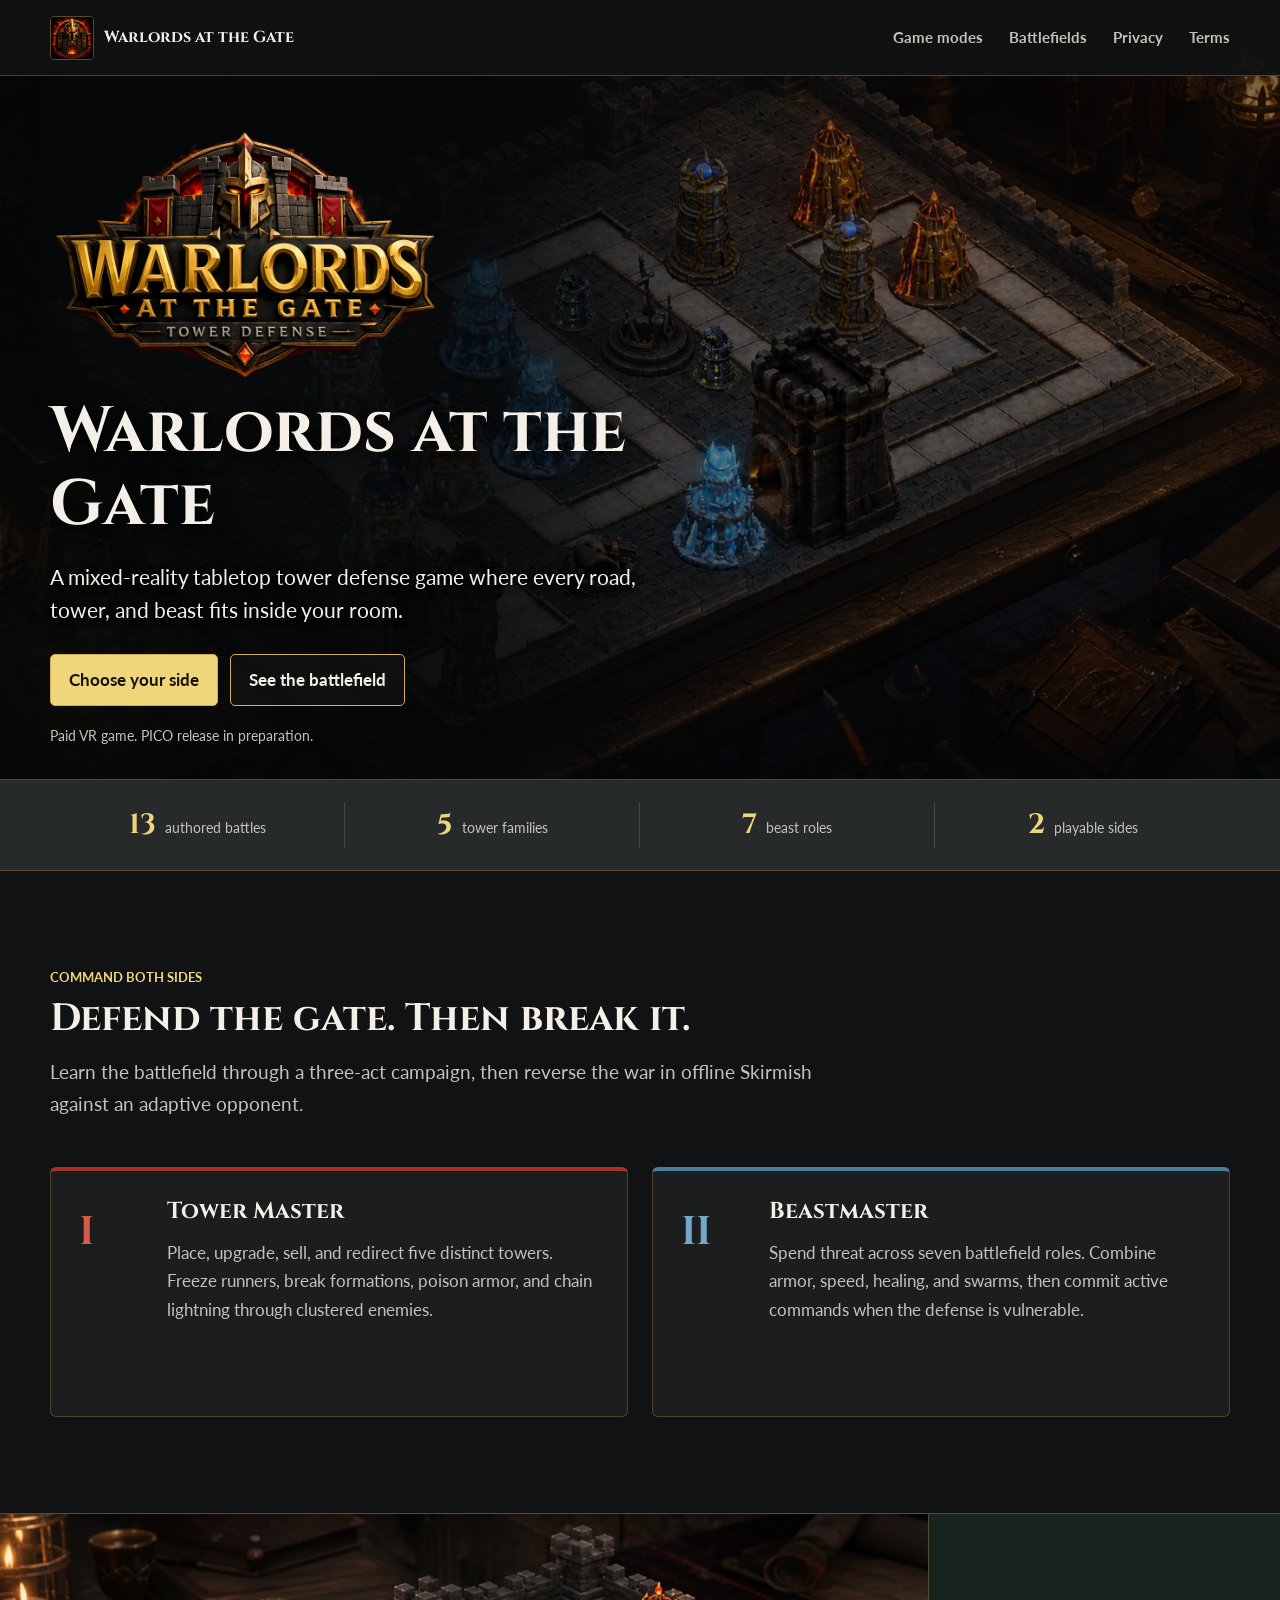
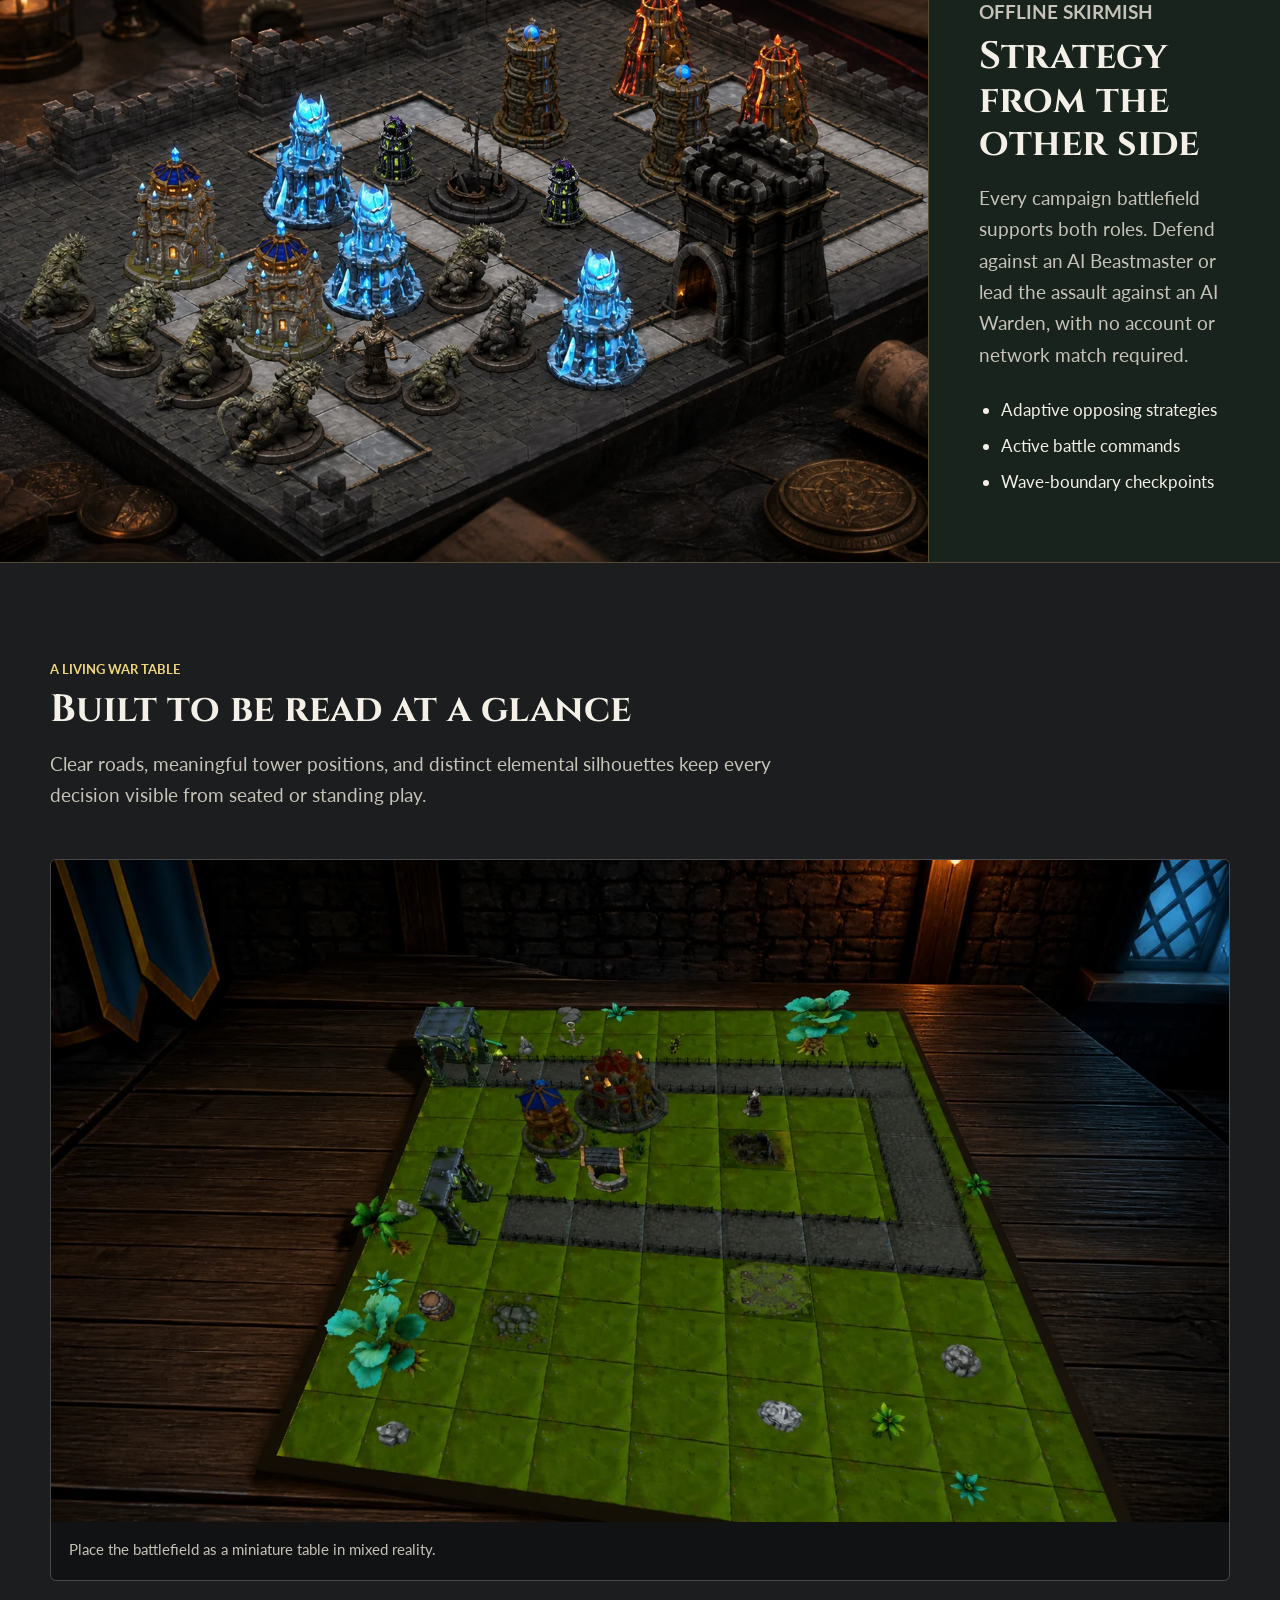
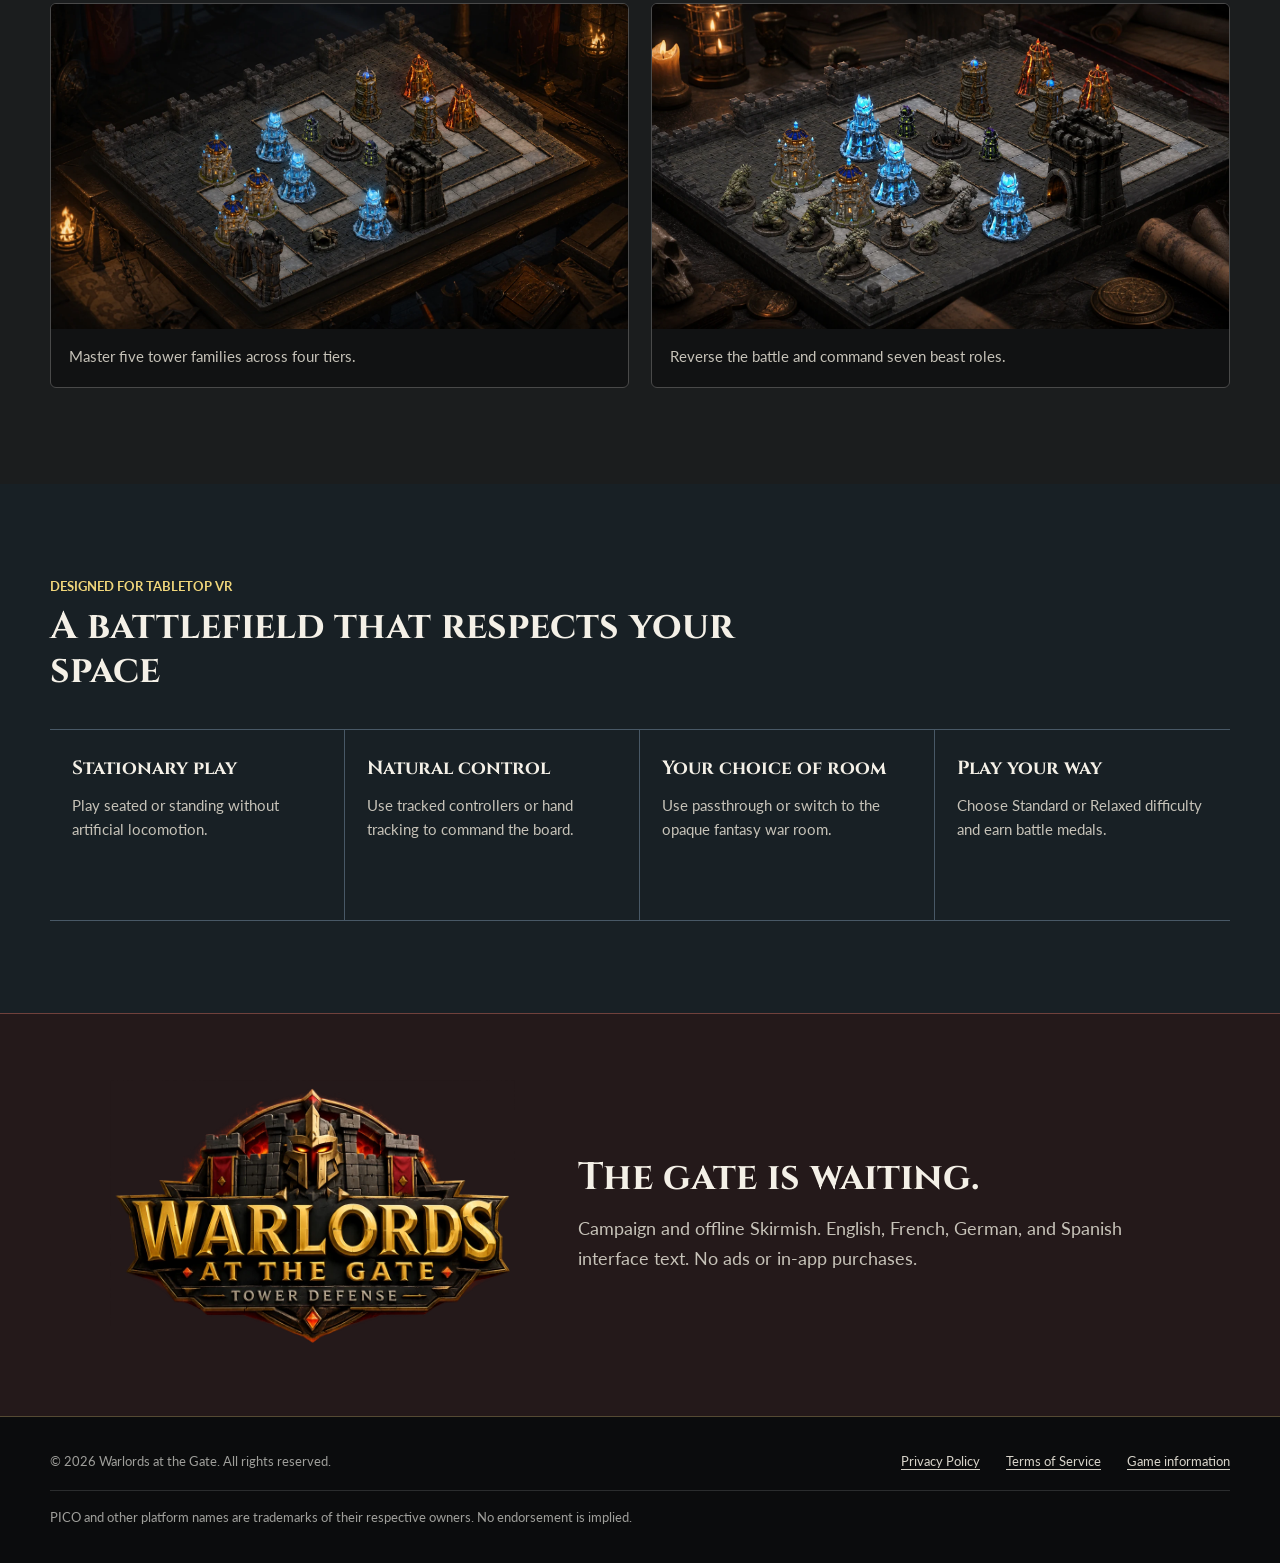
<file: index.html>
<!doctype html>
<html lang="en">
<head>
  <meta charset="utf-8">
  <meta name="viewport" content="width=device-width, initial-scale=1">
  <meta name="theme-color" content="#151515">
  <meta name="description" content="Warlords at the Gate is a mixed-reality tabletop tower defense game with a 13-battle campaign and offline Skirmish. Build towers or command beasts in VR.">
  <link rel="canonical" href="https://zaazmedia.github.io/warlords-at-the-gate/">
  <meta property="og:type" content="website">
  <meta property="og:url" content="https://zaazmedia.github.io/warlords-at-the-gate/">
  <meta property="og:title" content="Warlords at the Gate: Tower Defense">
  <meta property="og:description" content="Build towers or command beasts across a 13-battle mixed-reality campaign and offline Skirmish.">
  <meta property="og:image" content="https://zaazmedia.github.io/warlords-at-the-gate/assets/images/citadel-defense.webp">
  <meta property="og:image:alt" content="A miniature citadel battlefield defended by elemental towers">
  <meta name="twitter:card" content="summary_large_image">
  <meta name="twitter:image" content="https://zaazmedia.github.io/warlords-at-the-gate/assets/images/citadel-defense.webp">
  <title>Warlords at the Gate | Mixed-Reality Tower Defense</title>
  <link rel="icon" href="assets/images/icon-256.png" type="image/png">
  <link rel="manifest" href="site.webmanifest">
  <link rel="stylesheet" href="assets/css/site.css">
  <script type="application/ld+json">
  {
    "@context": "https://schema.org",
    "@type": "VideoGame",
    "name": "Warlords at the Gate: Tower Defense",
    "description": "A mixed-reality tabletop tower defense game with a 13-battle campaign and offline Skirmish. Build towers or command beasts with tracked controllers or hand tracking.",
    "applicationCategory": "Game",
    "genre": ["Tower defense", "Strategy", "Simulation"],
    "gamePlatform": ["Virtual reality headset"],
    "playMode": "SinglePlayer",
    "inLanguage": ["en", "fr", "de", "es"],
    "url": "https://zaazmedia.github.io/warlords-at-the-gate/",
    "image": "https://zaazmedia.github.io/warlords-at-the-gate/assets/images/citadel-defense.webp"
  }
  </script>
</head>
<body>
  <a class="skip-link" href="#main">Skip to content</a>
  <header class="site-header">
    <a class="brand" href="index.html" aria-label="Warlords at the Gate home">
      <img src="assets/images/icon-256.png" alt="" width="44" height="44">
      <span>Warlords at the Gate</span>
    </a>
    <nav aria-label="Primary navigation">
      <a href="#modes">Game modes</a>
      <a href="#battlefields">Battlefields</a>
      <a href="privacy.html">Privacy</a>
      <a href="terms.html">Terms</a>
    </nav>
  </header>

  <main id="main">
    <section class="hero" aria-labelledby="hero-title">
      <img class="hero-media" src="assets/images/citadel-defense.webp" alt="A miniature dark-stone citadel board protected by frost, mortar, venom, arc, and marksman towers">
      <div class="hero-shade" aria-hidden="true"></div>
      <div class="hero-content">
        <img class="hero-logo" src="assets/images/logo.webp" alt="Warlords at the Gate: Tower Defense" width="900" height="600">
        <h1 id="hero-title">Warlords at the Gate</h1>
        <p class="hero-copy">A mixed-reality tabletop tower defense game where every road, tower, and beast fits inside your room.</p>
        <div class="hero-actions">
          <a class="button button-primary" href="#modes">Choose your side</a>
          <a class="button button-secondary" href="#battlefields">See the battlefield</a>
        </div>
        <p class="release-note">Paid VR game. PICO release in preparation.</p>
      </div>
    </section>

    <section class="fact-band" aria-label="Game summary">
      <div><strong>13</strong><span>authored battles</span></div>
      <div><strong>5</strong><span>tower families</span></div>
      <div><strong>7</strong><span>beast roles</span></div>
      <div><strong>2</strong><span>playable sides</span></div>
    </section>

    <section class="section modes" id="modes" aria-labelledby="modes-title">
      <div class="section-heading">
        <p class="eyebrow">Command both sides</p>
        <h2 id="modes-title">Defend the gate. Then break it.</h2>
        <p>Learn the battlefield through a three-act campaign, then reverse the war in offline Skirmish against an adaptive opponent.</p>
      </div>
      <div class="mode-grid">
        <article class="mode-item">
          <span class="mode-number" aria-hidden="true">I</span>
          <div>
            <h3>Tower Master</h3>
            <p>Place, upgrade, sell, and redirect five distinct towers. Freeze runners, break formations, poison armor, and chain lightning through clustered enemies.</p>
          </div>
        </article>
        <article class="mode-item">
          <span class="mode-number mode-number-beast" aria-hidden="true">II</span>
          <div>
            <h3>Beastmaster</h3>
            <p>Spend threat across seven battlefield roles. Combine armor, speed, healing, and swarms, then commit active commands when the defense is vulnerable.</p>
          </div>
        </article>
      </div>
    </section>

    <section class="showcase showcase-beast">
      <div class="showcase-media">
        <img src="assets/images/beastmaster-assault.webp" alt="Miniature beasts advancing between elemental towers on the citadel board" loading="lazy">
      </div>
      <div class="showcase-copy">
        <p class="eyebrow">Offline Skirmish</p>
        <h2>Strategy from the other side</h2>
        <p>Every campaign battlefield supports both roles. Defend against an AI Beastmaster or lead the assault against an AI Warden, with no account or network match required.</p>
        <ul class="feature-list">
          <li>Adaptive opposing strategies</li>
          <li>Active battle commands</li>
          <li>Wave-boundary checkpoints</li>
        </ul>
      </div>
    </section>

    <section class="section battlefields" id="battlefields" aria-labelledby="battlefields-title">
      <div class="section-heading">
        <p class="eyebrow">A living war table</p>
        <h2 id="battlefields-title">Built to be read at a glance</h2>
        <p>Clear roads, meaningful tower positions, and distinct elemental silhouettes keep every decision visible from seated or standing play.</p>
      </div>
      <div class="gallery">
        <figure class="gallery-main">
          <img src="assets/images/mixed-reality-board.webp" alt="Green tile battlefield placed on a wooden table in a medieval room" loading="lazy">
          <figcaption>Place the battlefield as a miniature table in mixed reality.</figcaption>
        </figure>
        <figure>
          <img src="assets/images/citadel-defense.webp" alt="Citadel battlefield with a winding road and a full tower defense" loading="lazy">
          <figcaption>Master five tower families across four tiers.</figcaption>
        </figure>
        <figure>
          <img src="assets/images/beastmaster-assault.webp" alt="Beastmaster forces entering a defended citadel" loading="lazy">
          <figcaption>Reverse the battle and command seven beast roles.</figcaption>
        </figure>
      </div>
    </section>

    <section class="feature-band" aria-labelledby="comfort-title">
      <div class="section-heading compact">
        <p class="eyebrow">Designed for tabletop VR</p>
        <h2 id="comfort-title">A battlefield that respects your space</h2>
      </div>
      <div class="feature-grid">
        <article><h3>Stationary play</h3><p>Play seated or standing without artificial locomotion.</p></article>
        <article><h3>Natural control</h3><p>Use tracked controllers or hand tracking to command the board.</p></article>
        <article><h3>Your choice of room</h3><p>Use passthrough or switch to the opaque fantasy war room.</p></article>
        <article><h3>Play your way</h3><p>Choose Standard or Relaxed difficulty and earn battle medals.</p></article>
      </div>
    </section>

    <section class="closing-band" aria-labelledby="closing-title">
      <img src="assets/images/logo.webp" alt="" width="540" height="360" loading="lazy">
      <div>
        <h2 id="closing-title">The gate is waiting.</h2>
        <p>Campaign and offline Skirmish. English, French, German, and Spanish interface text. No ads or in-app purchases.</p>
      </div>
    </section>
  </main>

  <footer class="site-footer">
    <p>&copy; 2026 Warlords at the Gate. All rights reserved.</p>
    <nav aria-label="Legal navigation">
      <a href="privacy.html">Privacy Policy</a>
      <a href="terms.html">Terms of Service</a>
      <a href="index.html#battlefields">Game information</a>
    </nav>
    <p class="trademark-note">PICO and other platform names are trademarks of their respective owners. No endorsement is implied.</p>
  </footer>
</body>
</html>
</file>
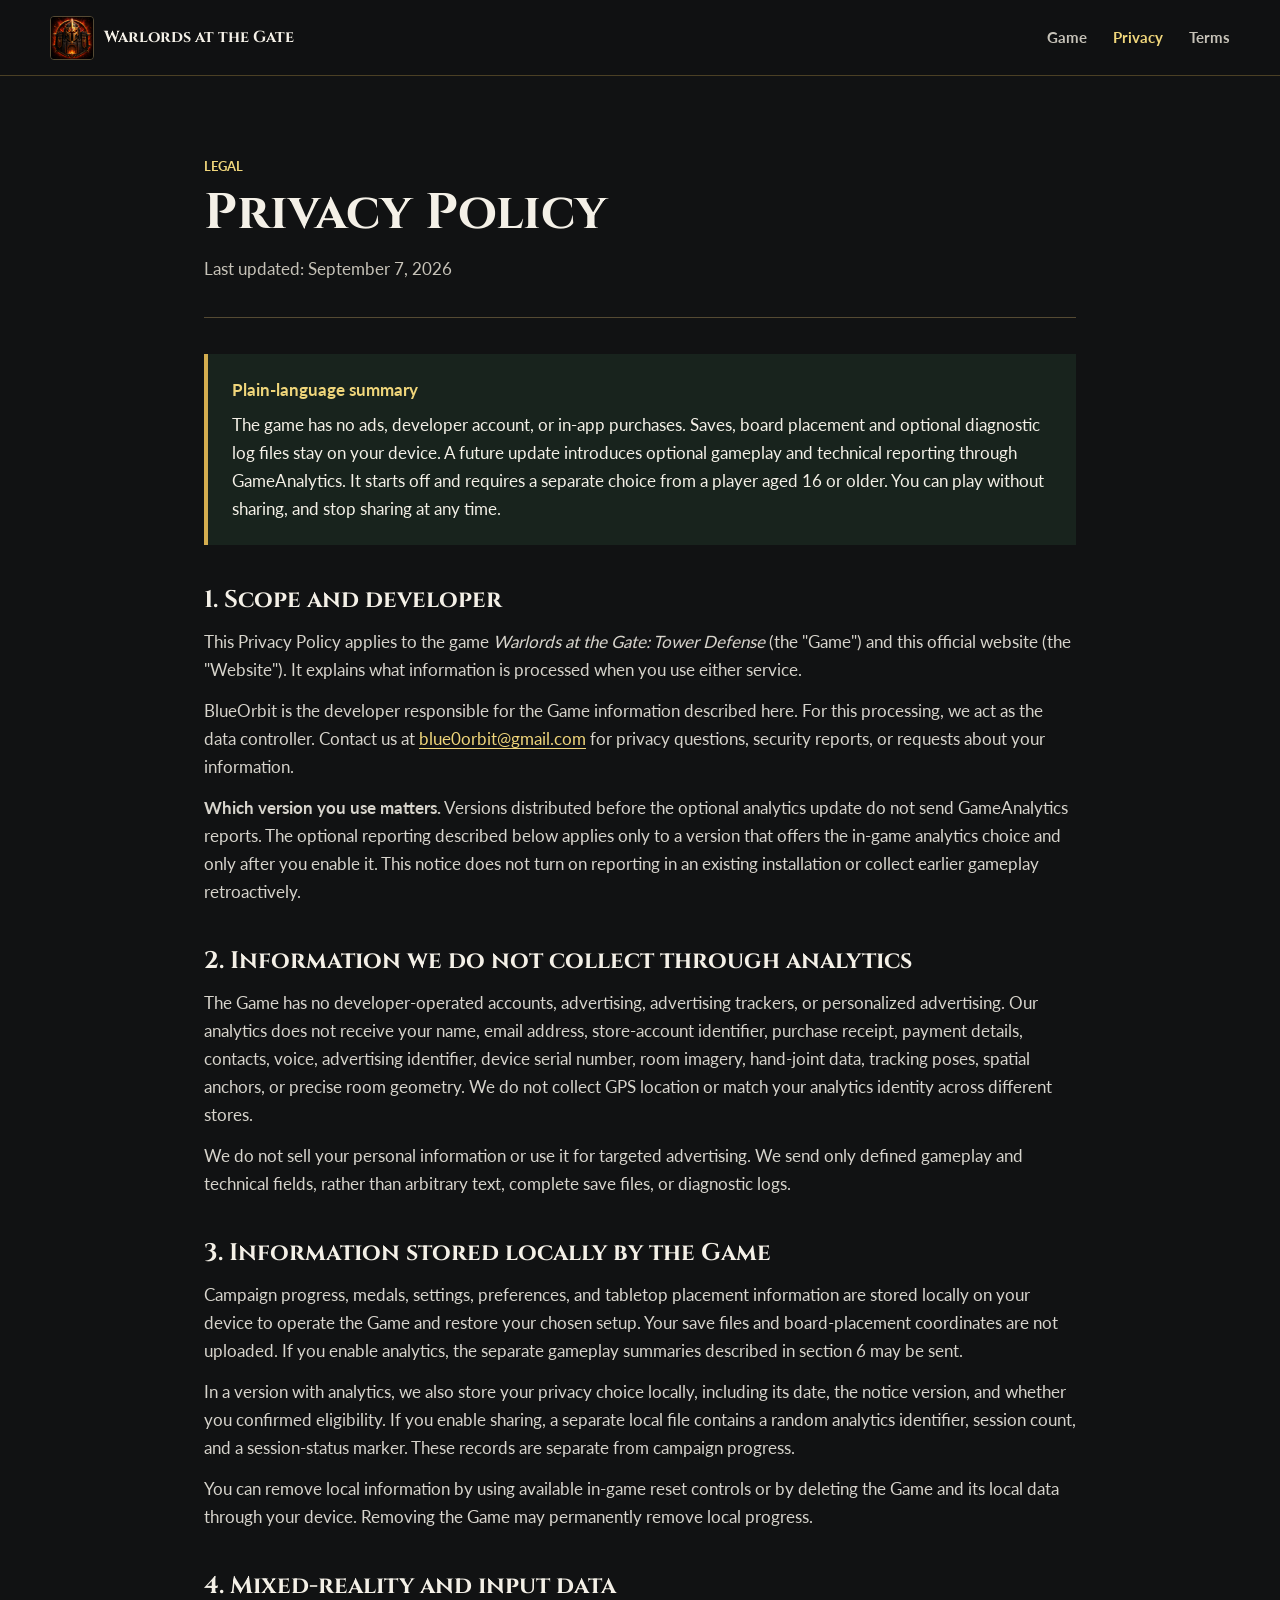
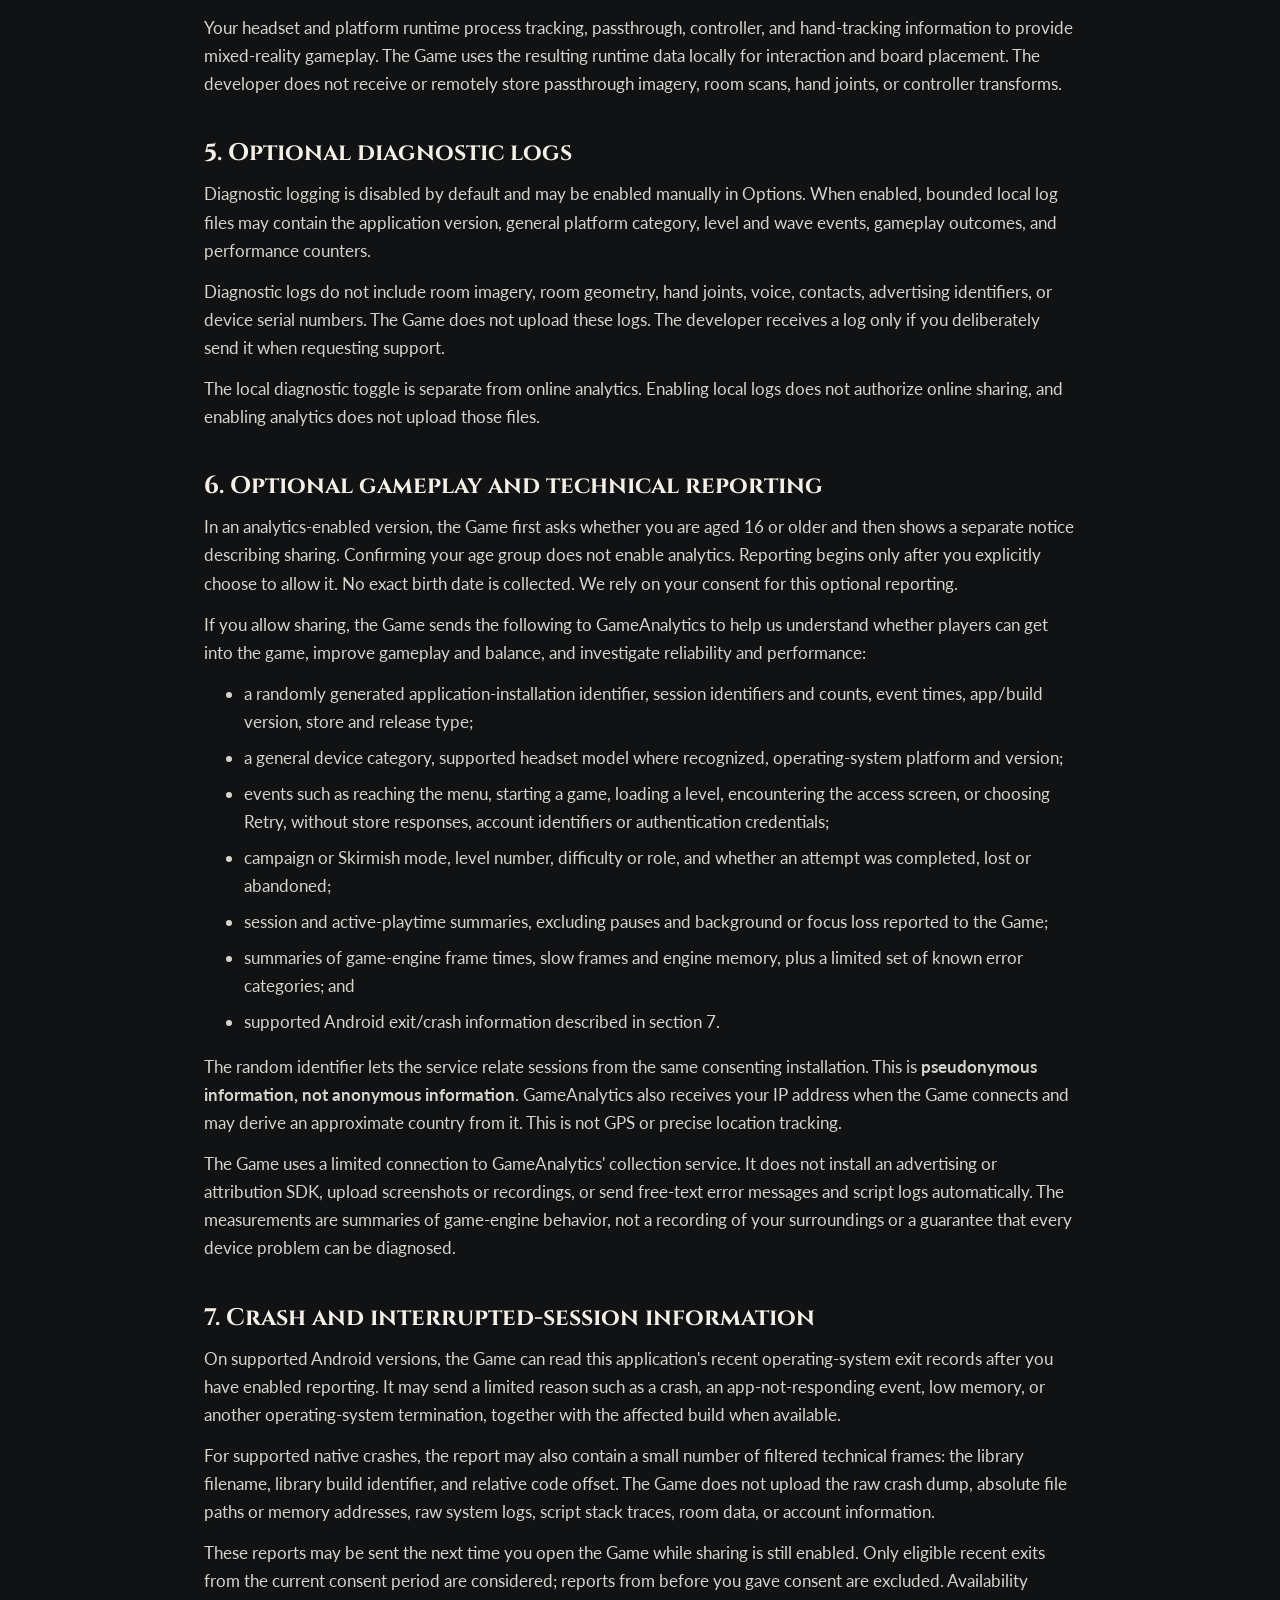
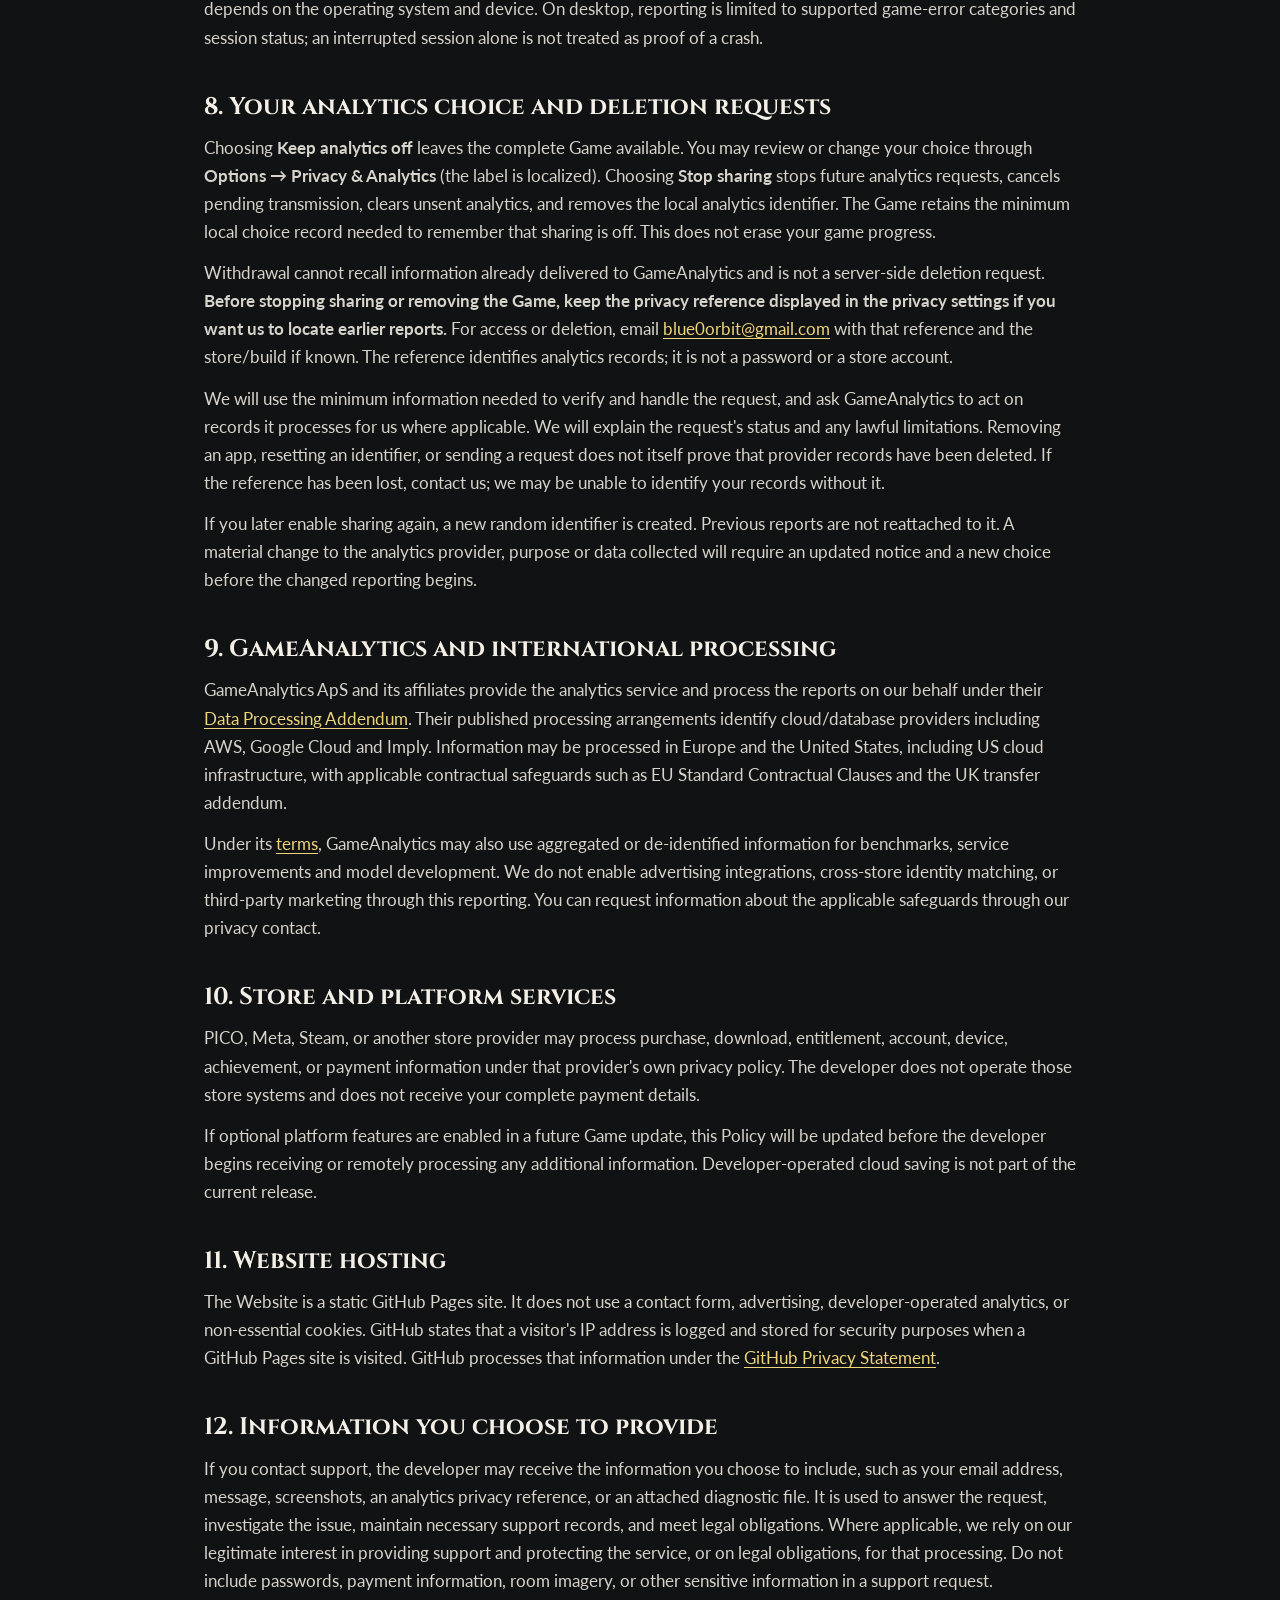
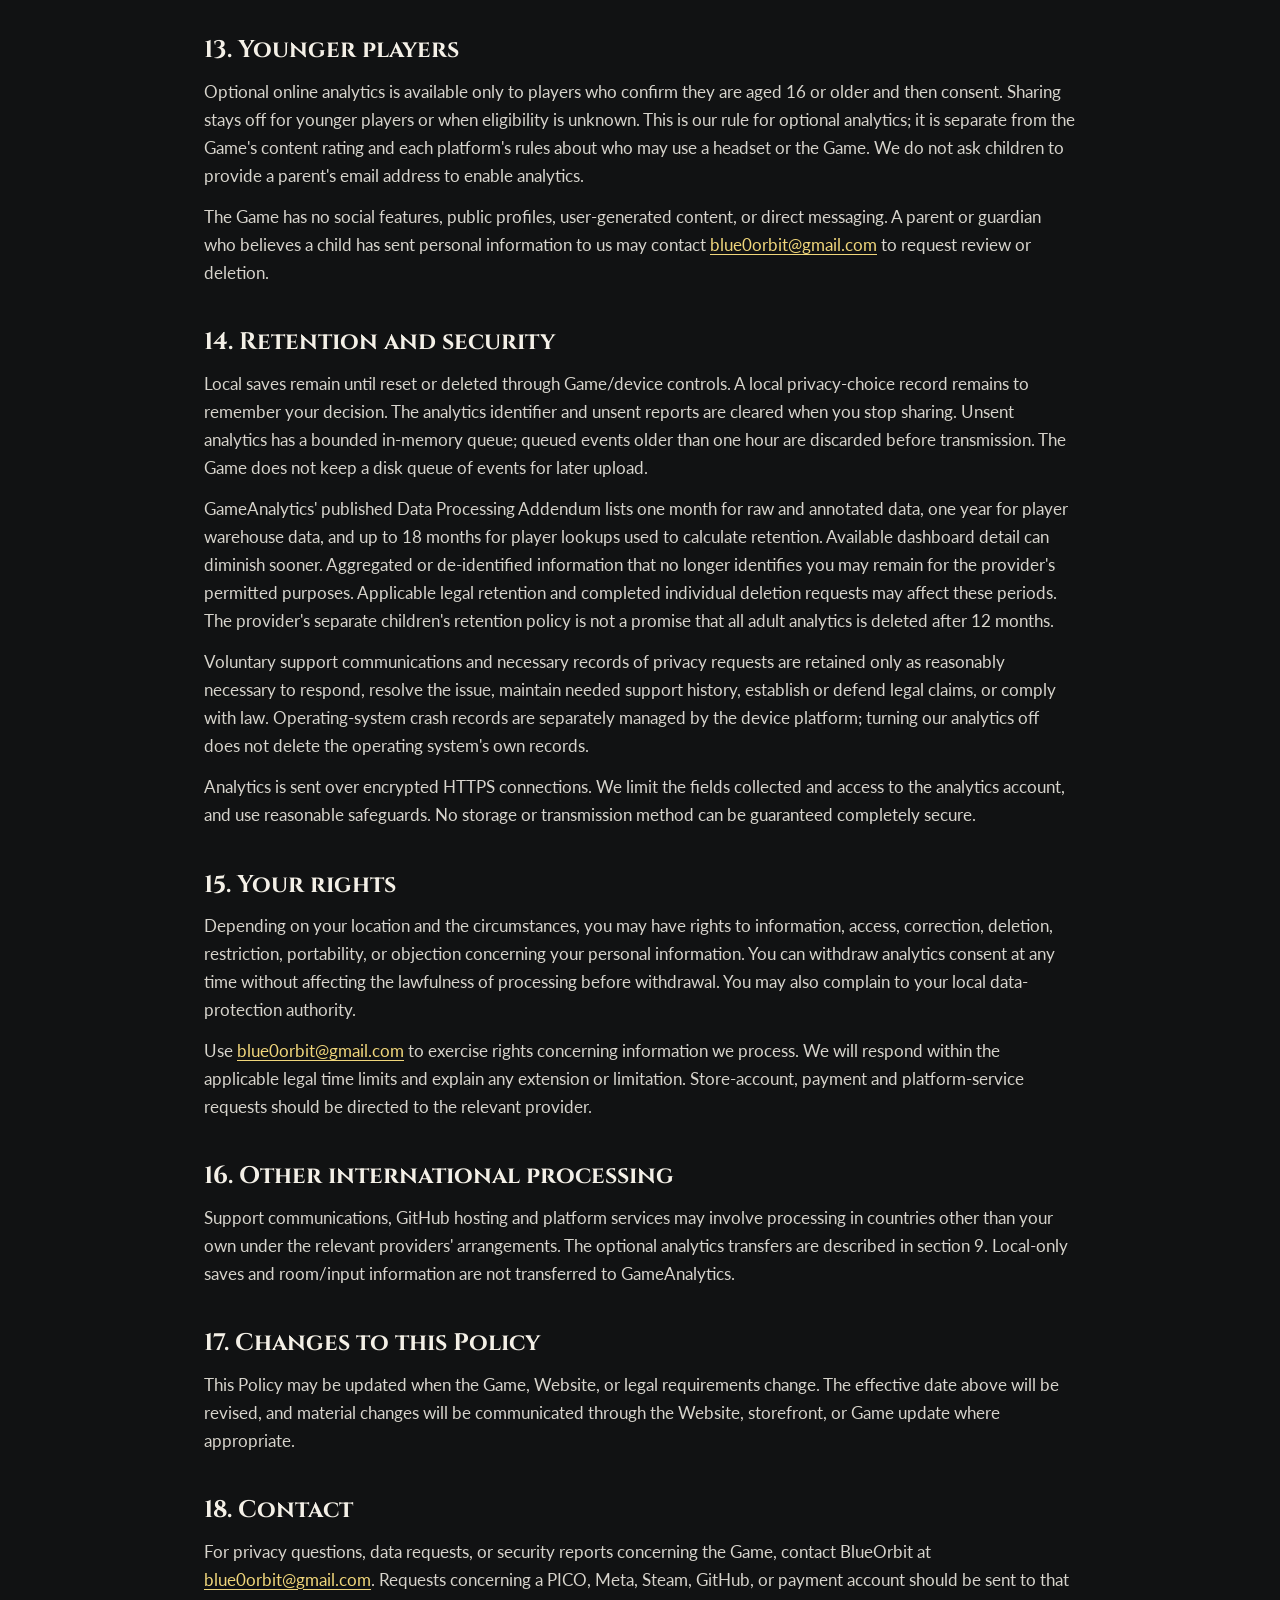
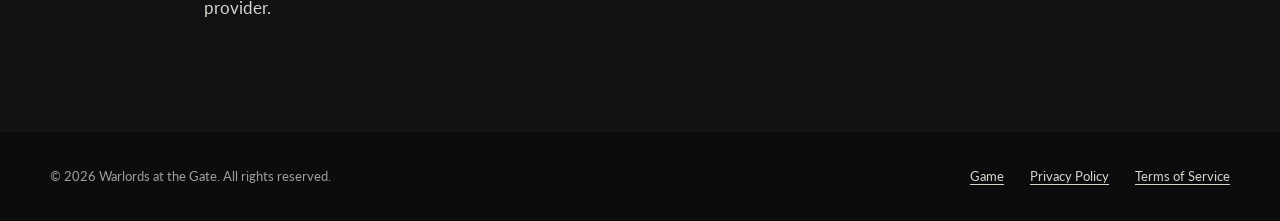
<file: privacy.html>
<!doctype html>
<html lang="en">
<head>
  <meta charset="utf-8">
  <meta name="viewport" content="width=device-width, initial-scale=1">
  <meta name="theme-color" content="#151515">
  <meta name="description" content="Privacy Policy for Warlords at the Gate: Tower Defense and its official website.">
  <meta name="robots" content="index,follow">
  <link rel="canonical" href="https://zaazmedia.github.io/warlords-at-the-gate/privacy.html">
  <meta property="og:type" content="website">
  <meta property="og:url" content="https://zaazmedia.github.io/warlords-at-the-gate/privacy.html">
  <meta property="og:title" content="Privacy Policy | Warlords at the Gate">
  <meta property="og:description" content="Privacy Policy for Warlords at the Gate: Tower Defense and its official website.">
  <meta property="og:image" content="https://zaazmedia.github.io/warlords-at-the-gate/assets/images/citadel-defense.webp">
  <title>Privacy Policy | Warlords at the Gate</title>
  <link rel="icon" href="assets/images/icon-256.png" type="image/png">
  <link rel="manifest" href="site.webmanifest">
  <link rel="stylesheet" href="assets/css/site.css">
</head>
<body class="legal-page">
  <a class="skip-link" href="#main">Skip to content</a>
  <header class="site-header">
    <a class="brand" href="index.html" aria-label="Warlords at the Gate home">
      <img src="assets/images/icon-256.png" alt="" width="44" height="44">
      <span>Warlords at the Gate</span>
    </a>
    <nav aria-label="Primary navigation">
      <a href="index.html">Game</a>
      <a aria-current="page" href="privacy.html">Privacy</a>
      <a href="terms.html">Terms</a>
    </nav>
  </header>

  <main id="main" class="legal-shell">
    <header class="legal-heading">
      <p class="eyebrow">Legal</p>
      <h1>Privacy Policy</h1>
      <p>Last updated: September 7, 2026</p>
    </header>

    <div class="legal-summary">
      <strong>Plain-language summary</strong>
      <p>The game has no ads, developer account, or in-app purchases. Saves, board placement and optional diagnostic log files stay on your device. A future update introduces optional gameplay and technical reporting through GameAnalytics. It starts off and requires a separate choice from a player aged 16 or older. You can play without sharing, and stop sharing at any time.</p>
    </div>

    <article class="legal-copy">
      <h2>1. Scope and developer</h2>
      <p>This Privacy Policy applies to the game <em>Warlords at the Gate: Tower Defense</em> (the "Game") and this official website (the "Website"). It explains what information is processed when you use either service.</p>
      <p>BlueOrbit is the developer responsible for the Game information described here. For this processing, we act as the data controller. Contact us at <a href="mailto:blue0orbit@gmail.com">blue0orbit@gmail.com</a> for privacy questions, security reports, or requests about your information.</p>
      <p><strong>Which version you use matters.</strong> Versions distributed before the optional analytics update do not send GameAnalytics reports. The optional reporting described below applies only to a version that offers the in-game analytics choice and only after you enable it. This notice does not turn on reporting in an existing installation or collect earlier gameplay retroactively.</p>

      <h2>2. Information we do not collect through analytics</h2>
      <p>The Game has no developer-operated accounts, advertising, advertising trackers, or personalized advertising. Our analytics does not receive your name, email address, store-account identifier, purchase receipt, payment details, contacts, voice, advertising identifier, device serial number, room imagery, hand-joint data, tracking poses, spatial anchors, or precise room geometry. We do not collect GPS location or match your analytics identity across different stores.</p>
      <p>We do not sell your personal information or use it for targeted advertising. We send only defined gameplay and technical fields, rather than arbitrary text, complete save files, or diagnostic logs.</p>

      <h2>3. Information stored locally by the Game</h2>
      <p>Campaign progress, medals, settings, preferences, and tabletop placement information are stored locally on your device to operate the Game and restore your chosen setup. Your save files and board-placement coordinates are not uploaded. If you enable analytics, the separate gameplay summaries described in section 6 may be sent.</p>
      <p>In a version with analytics, we also store your privacy choice locally, including its date, the notice version, and whether you confirmed eligibility. If you enable sharing, a separate local file contains a random analytics identifier, session count, and a session-status marker. These records are separate from campaign progress.</p>
      <p>You can remove local information by using available in-game reset controls or by deleting the Game and its local data through your device. Removing the Game may permanently remove local progress.</p>

      <h2>4. Mixed-reality and input data</h2>
      <p>Your headset and platform runtime process tracking, passthrough, controller, and hand-tracking information to provide mixed-reality gameplay. The Game uses the resulting runtime data locally for interaction and board placement. The developer does not receive or remotely store passthrough imagery, room scans, hand joints, or controller transforms.</p>

      <h2>5. Optional diagnostic logs</h2>
      <p>Diagnostic logging is disabled by default and may be enabled manually in Options. When enabled, bounded local log files may contain the application version, general platform category, level and wave events, gameplay outcomes, and performance counters.</p>
      <p>Diagnostic logs do not include room imagery, room geometry, hand joints, voice, contacts, advertising identifiers, or device serial numbers. The Game does not upload these logs. The developer receives a log only if you deliberately send it when requesting support.</p>
      <p>The local diagnostic toggle is separate from online analytics. Enabling local logs does not authorize online sharing, and enabling analytics does not upload those files.</p>

      <h2>6. Optional gameplay and technical reporting</h2>
      <p>In an analytics-enabled version, the Game first asks whether you are aged 16 or older and then shows a separate notice describing sharing. Confirming your age group does not enable analytics. Reporting begins only after you explicitly choose to allow it. No exact birth date is collected. We rely on your consent for this optional reporting.</p>
      <p>If you allow sharing, the Game sends the following to GameAnalytics to help us understand whether players can get into the game, improve gameplay and balance, and investigate reliability and performance:</p>
      <ul>
        <li>a randomly generated application-installation identifier, session identifiers and counts, event times, app/build version, store and release type;</li>
        <li>a general device category, supported headset model where recognized, operating-system platform and version;</li>
        <li>events such as reaching the menu, starting a game, loading a level, encountering the access screen, or choosing Retry, without store responses, account identifiers or authentication credentials;</li>
        <li>campaign or Skirmish mode, level number, difficulty or role, and whether an attempt was completed, lost or abandoned;</li>
        <li>session and active-playtime summaries, excluding pauses and background or focus loss reported to the Game;</li>
        <li>summaries of game-engine frame times, slow frames and engine memory, plus a limited set of known error categories; and</li>
        <li>supported Android exit/crash information described in section 7.</li>
      </ul>
      <p>The random identifier lets the service relate sessions from the same consenting installation. This is <strong>pseudonymous information, not anonymous information</strong>. GameAnalytics also receives your IP address when the Game connects and may derive an approximate country from it. This is not GPS or precise location tracking.</p>
      <p>The Game uses a limited connection to GameAnalytics' collection service. It does not install an advertising or attribution SDK, upload screenshots or recordings, or send free-text error messages and script logs automatically. The measurements are summaries of game-engine behavior, not a recording of your surroundings or a guarantee that every device problem can be diagnosed.</p>

      <h2>7. Crash and interrupted-session information</h2>
      <p>On supported Android versions, the Game can read this application's recent operating-system exit records after you have enabled reporting. It may send a limited reason such as a crash, an app-not-responding event, low memory, or another operating-system termination, together with the affected build when available.</p>
      <p>For supported native crashes, the report may also contain a small number of filtered technical frames: the library filename, library build identifier, and relative code offset. The Game does not upload the raw crash dump, absolute file paths or memory addresses, raw system logs, script stack traces, room data, or account information.</p>
      <p>These reports may be sent the next time you open the Game while sharing is still enabled. Only eligible recent exits from the current consent period are considered; reports from before you gave consent are excluded. Availability depends on the operating system and device. On desktop, reporting is limited to supported game-error categories and session status; an interrupted session alone is not treated as proof of a crash.</p>

      <h2>8. Your analytics choice and deletion requests</h2>
      <p>Choosing <strong>Keep analytics off</strong> leaves the complete Game available. You may review or change your choice through <strong>Options &rarr; Privacy &amp; Analytics</strong> (the label is localized). Choosing <strong>Stop sharing</strong> stops future analytics requests, cancels pending transmission, clears unsent analytics, and removes the local analytics identifier. The Game retains the minimum local choice record needed to remember that sharing is off. This does not erase your game progress.</p>
      <p>Withdrawal cannot recall information already delivered to GameAnalytics and is not a server-side deletion request. <strong>Before stopping sharing or removing the Game, keep the privacy reference displayed in the privacy settings if you want us to locate earlier reports.</strong> For access or deletion, email <a href="mailto:blue0orbit@gmail.com">blue0orbit@gmail.com</a> with that reference and the store/build if known. The reference identifies analytics records; it is not a password or a store account.</p>
      <p>We will use the minimum information needed to verify and handle the request, and ask GameAnalytics to act on records it processes for us where applicable. We will explain the request's status and any lawful limitations. Removing an app, resetting an identifier, or sending a request does not itself prove that provider records have been deleted. If the reference has been lost, contact us; we may be unable to identify your records without it.</p>
      <p>If you later enable sharing again, a new random identifier is created. Previous reports are not reattached to it. A material change to the analytics provider, purpose or data collected will require an updated notice and a new choice before the changed reporting begins.</p>

      <h2>9. GameAnalytics and international processing</h2>
      <p>GameAnalytics ApS and its affiliates provide the analytics service and process the reports on our behalf under their <a href="https://www.gameanalytics.com/trust/eu-data-processing-addendum">Data Processing Addendum</a>. Their published processing arrangements identify cloud/database providers including AWS, Google Cloud and Imply. Information may be processed in Europe and the United States, including US cloud infrastructure, with applicable contractual safeguards such as EU Standard Contractual Clauses and the UK transfer addendum.</p>
      <p>Under its <a href="https://www.gameanalytics.com/trust/terms">terms</a>, GameAnalytics may also use aggregated or de-identified information for benchmarks, service improvements and model development. We do not enable advertising integrations, cross-store identity matching, or third-party marketing through this reporting. You can request information about the applicable safeguards through our privacy contact.</p>

      <h2>10. Store and platform services</h2>
      <p>PICO, Meta, Steam, or another store provider may process purchase, download, entitlement, account, device, achievement, or payment information under that provider's own privacy policy. The developer does not operate those store systems and does not receive your complete payment details.</p>
      <p>If optional platform features are enabled in a future Game update, this Policy will be updated before the developer begins receiving or remotely processing any additional information. Developer-operated cloud saving is not part of the current release.</p>

      <h2>11. Website hosting</h2>
      <p>The Website is a static GitHub Pages site. It does not use a contact form, advertising, developer-operated analytics, or non-essential cookies. GitHub states that a visitor's IP address is logged and stored for security purposes when a GitHub Pages site is visited. GitHub processes that information under the <a href="https://docs.github.com/en/site-policy/privacy-policies/github-general-privacy-statement">GitHub Privacy Statement</a>.</p>

      <h2>12. Information you choose to provide</h2>
      <p>If you contact support, the developer may receive the information you choose to include, such as your email address, message, screenshots, an analytics privacy reference, or an attached diagnostic file. It is used to answer the request, investigate the issue, maintain necessary support records, and meet legal obligations. Where applicable, we rely on our legitimate interest in providing support and protecting the service, or on legal obligations, for that processing. Do not include passwords, payment information, room imagery, or other sensitive information in a support request.</p>

      <h2>13. Younger players</h2>
      <p>Optional online analytics is available only to players who confirm they are aged 16 or older and then consent. Sharing stays off for younger players or when eligibility is unknown. This is our rule for optional analytics; it is separate from the Game's content rating and each platform's rules about who may use a headset or the Game. We do not ask children to provide a parent's email address to enable analytics.</p>
      <p>The Game has no social features, public profiles, user-generated content, or direct messaging. A parent or guardian who believes a child has sent personal information to us may contact <a href="mailto:blue0orbit@gmail.com">blue0orbit@gmail.com</a> to request review or deletion.</p>

      <h2>14. Retention and security</h2>
      <p>Local saves remain until reset or deleted through Game/device controls. A local privacy-choice record remains to remember your decision. The analytics identifier and unsent reports are cleared when you stop sharing. Unsent analytics has a bounded in-memory queue; queued events older than one hour are discarded before transmission. The Game does not keep a disk queue of events for later upload.</p>
      <p>GameAnalytics' published Data Processing Addendum lists one month for raw and annotated data, one year for player warehouse data, and up to 18 months for player lookups used to calculate retention. Available dashboard detail can diminish sooner. Aggregated or de-identified information that no longer identifies you may remain for the provider's permitted purposes. Applicable legal retention and completed individual deletion requests may affect these periods. The provider's separate children's retention policy is not a promise that all adult analytics is deleted after 12 months.</p>
      <p>Voluntary support communications and necessary records of privacy requests are retained only as reasonably necessary to respond, resolve the issue, maintain needed support history, establish or defend legal claims, or comply with law. Operating-system crash records are separately managed by the device platform; turning our analytics off does not delete the operating system's own records.</p>
      <p>Analytics is sent over encrypted HTTPS connections. We limit the fields collected and access to the analytics account, and use reasonable safeguards. No storage or transmission method can be guaranteed completely secure.</p>

      <h2>15. Your rights</h2>
      <p>Depending on your location and the circumstances, you may have rights to information, access, correction, deletion, restriction, portability, or objection concerning your personal information. You can withdraw analytics consent at any time without affecting the lawfulness of processing before withdrawal. You may also complain to your local data-protection authority.</p>
      <p>Use <a href="mailto:blue0orbit@gmail.com">blue0orbit@gmail.com</a> to exercise rights concerning information we process. We will respond within the applicable legal time limits and explain any extension or limitation. Store-account, payment and platform-service requests should be directed to the relevant provider.</p>

      <h2>16. Other international processing</h2>
      <p>Support communications, GitHub hosting and platform services may involve processing in countries other than your own under the relevant providers' arrangements. The optional analytics transfers are described in section 9. Local-only saves and room/input information are not transferred to GameAnalytics.</p>

      <h2>17. Changes to this Policy</h2>
      <p>This Policy may be updated when the Game, Website, or legal requirements change. The effective date above will be revised, and material changes will be communicated through the Website, storefront, or Game update where appropriate.</p>

      <h2>18. Contact</h2>
      <p>For privacy questions, data requests, or security reports concerning the Game, contact BlueOrbit at <a href="mailto:blue0orbit@gmail.com">blue0orbit@gmail.com</a>. Requests concerning a PICO, Meta, Steam, GitHub, or payment account should be sent to that provider.</p>
    </article>
  </main>

  <footer class="site-footer">
    <p>&copy; 2026 Warlords at the Gate. All rights reserved.</p>
    <nav aria-label="Legal navigation"><a href="index.html">Game</a><a href="privacy.html">Privacy Policy</a><a href="terms.html">Terms of Service</a></nav>
  </footer>
</body>
</html>
</file>
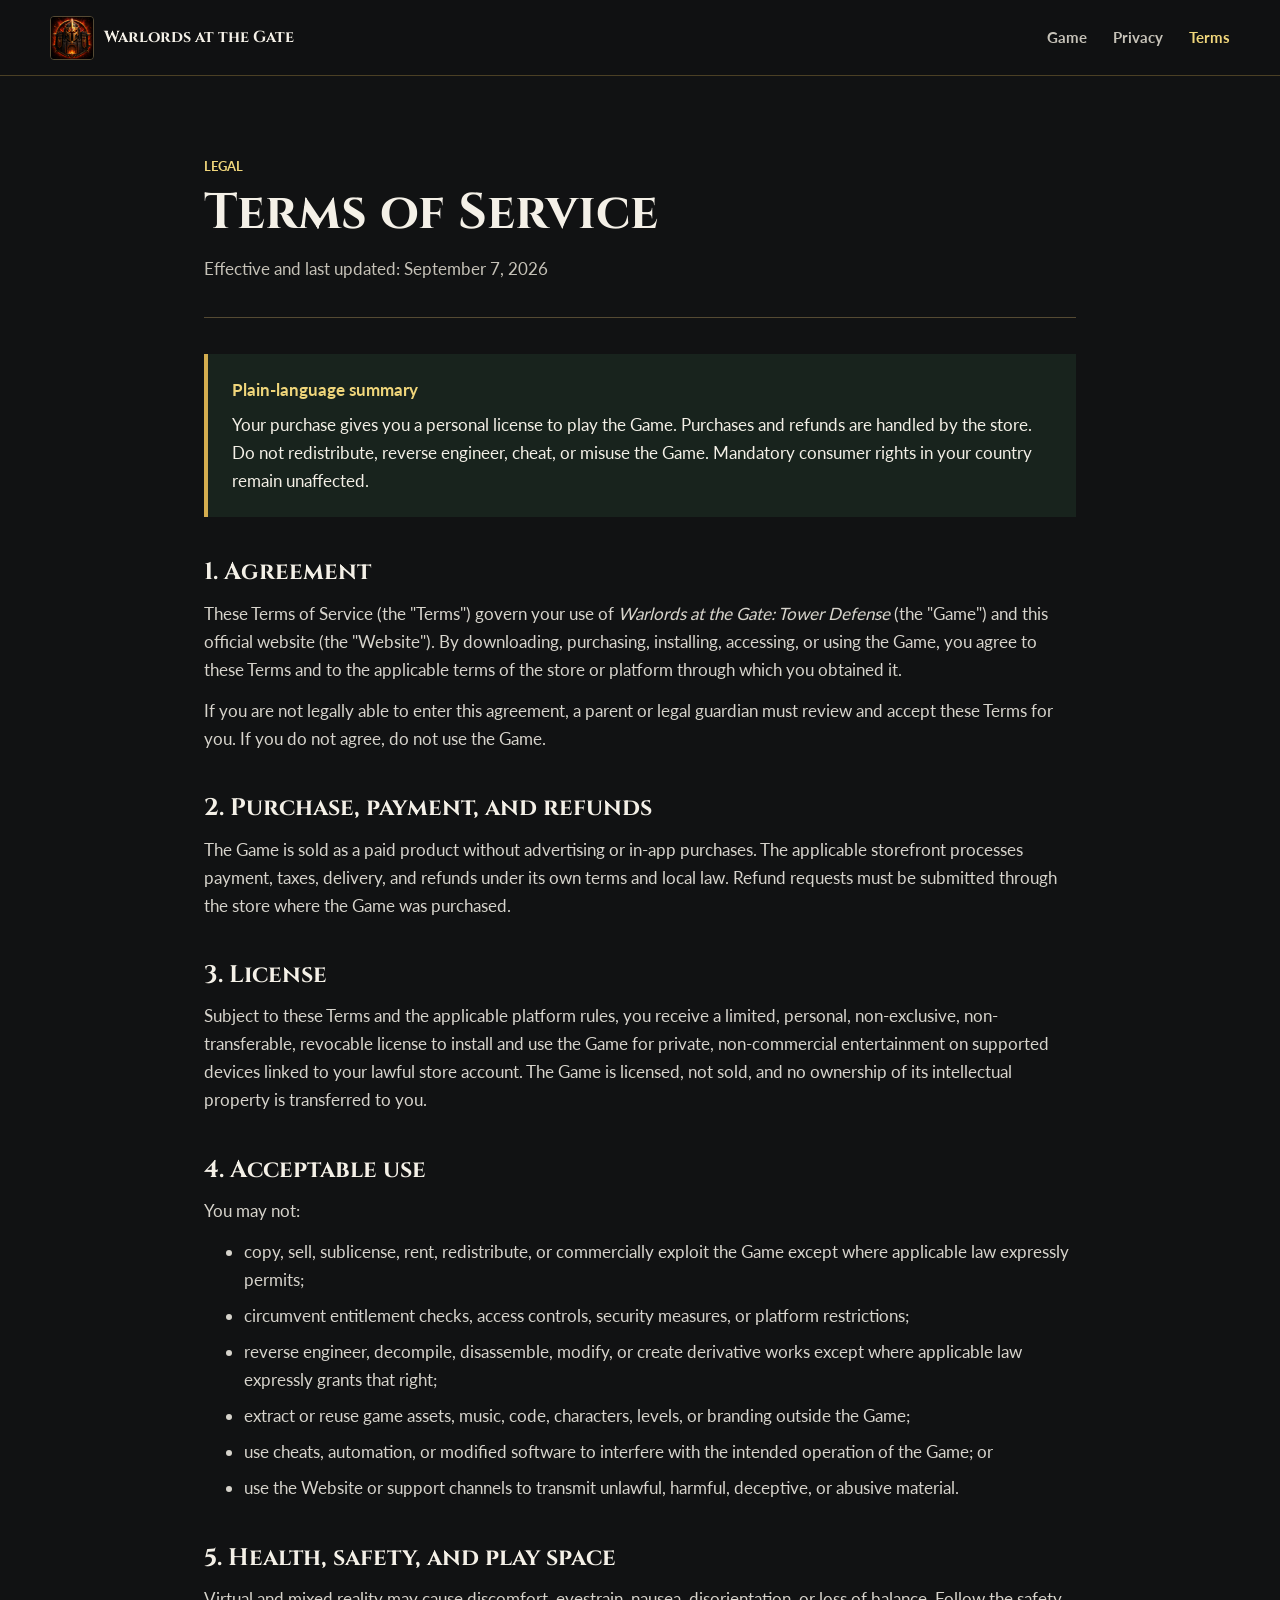
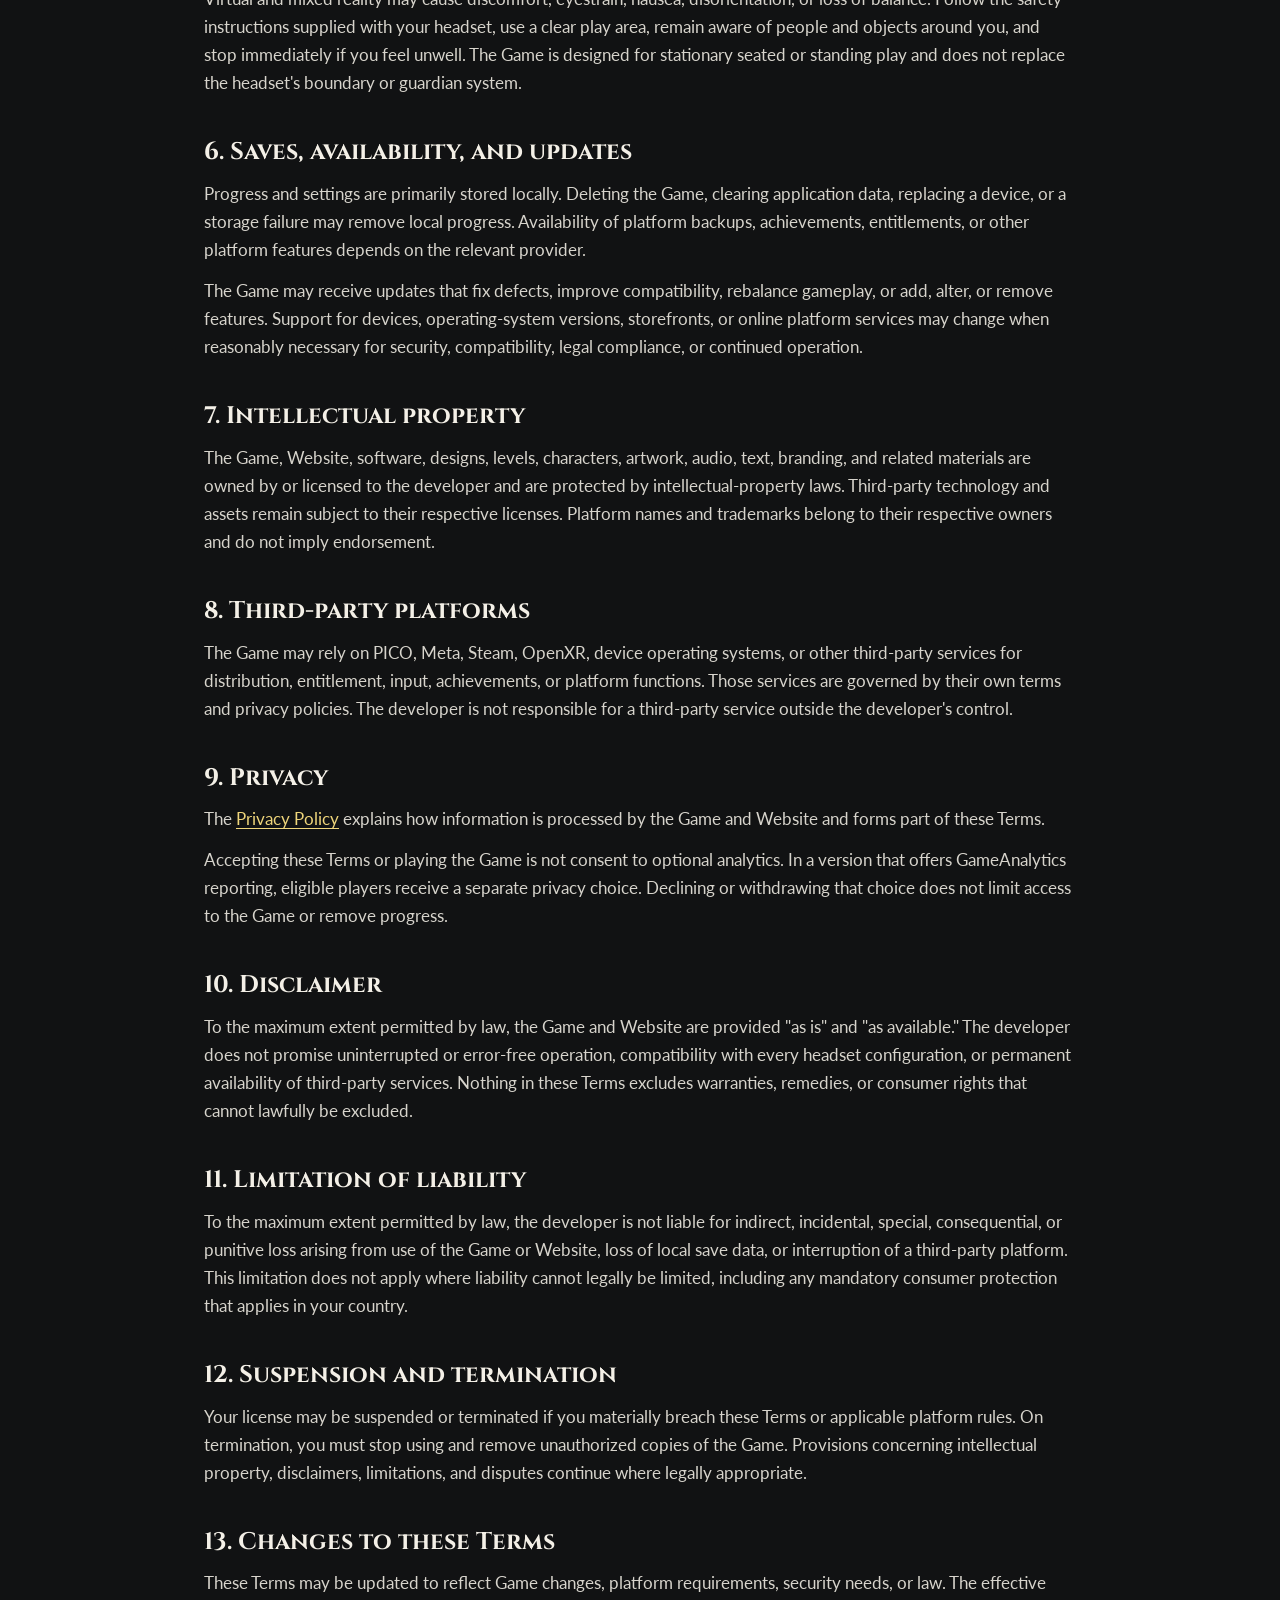
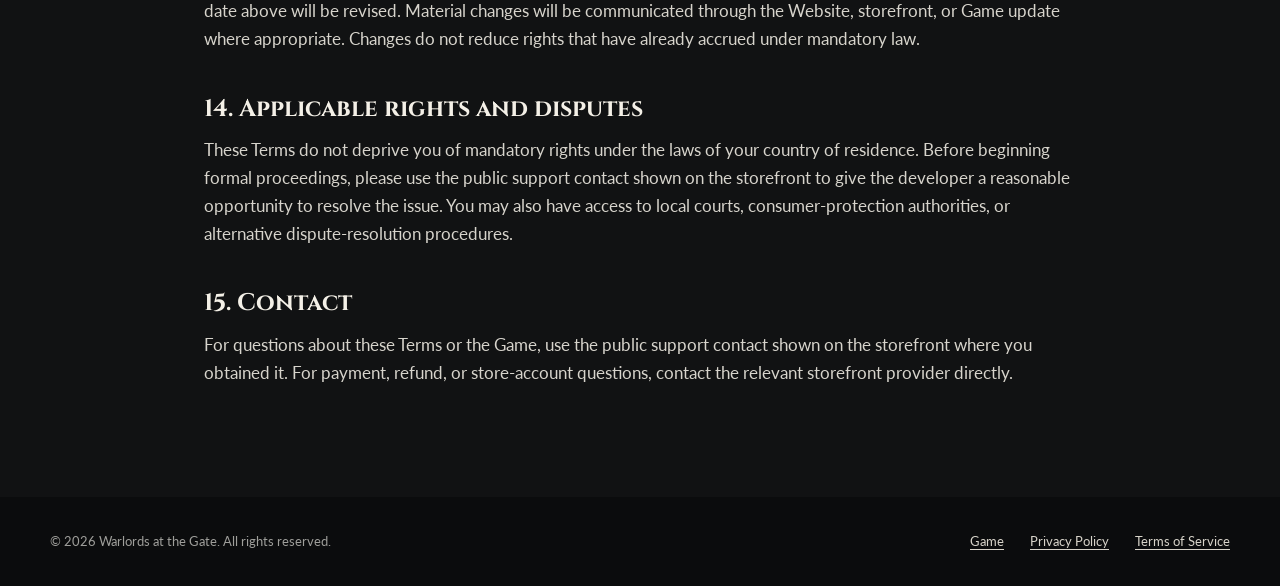
<file: terms.html>
<!doctype html>
<html lang="en">
<head>
  <meta charset="utf-8">
  <meta name="viewport" content="width=device-width, initial-scale=1">
  <meta name="theme-color" content="#151515">
  <meta name="description" content="Terms of Service for Warlords at the Gate: Tower Defense and its official website.">
  <meta name="robots" content="index,follow">
  <link rel="canonical" href="https://zaazmedia.github.io/warlords-at-the-gate/terms.html">
  <meta property="og:type" content="website">
  <meta property="og:url" content="https://zaazmedia.github.io/warlords-at-the-gate/terms.html">
  <meta property="og:title" content="Terms of Service | Warlords at the Gate">
  <meta property="og:description" content="Terms of Service for Warlords at the Gate: Tower Defense and its official website.">
  <meta property="og:image" content="https://zaazmedia.github.io/warlords-at-the-gate/assets/images/citadel-defense.webp">
  <title>Terms of Service | Warlords at the Gate</title>
  <link rel="icon" href="assets/images/icon-256.png" type="image/png">
  <link rel="manifest" href="site.webmanifest">
  <link rel="stylesheet" href="assets/css/site.css">
</head>
<body class="legal-page">
  <a class="skip-link" href="#main">Skip to content</a>
  <header class="site-header">
    <a class="brand" href="index.html" aria-label="Warlords at the Gate home">
      <img src="assets/images/icon-256.png" alt="" width="44" height="44">
      <span>Warlords at the Gate</span>
    </a>
    <nav aria-label="Primary navigation">
      <a href="index.html">Game</a>
      <a href="privacy.html">Privacy</a>
      <a aria-current="page" href="terms.html">Terms</a>
    </nav>
  </header>

  <main id="main" class="legal-shell">
    <header class="legal-heading">
      <p class="eyebrow">Legal</p>
      <h1>Terms of Service</h1>
      <p>Effective and last updated: September 7, 2026</p>
    </header>

    <div class="legal-summary">
      <strong>Plain-language summary</strong>
      <p>Your purchase gives you a personal license to play the Game. Purchases and refunds are handled by the store. Do not redistribute, reverse engineer, cheat, or misuse the Game. Mandatory consumer rights in your country remain unaffected.</p>
    </div>

    <article class="legal-copy">
      <h2>1. Agreement</h2>
      <p>These Terms of Service (the "Terms") govern your use of <em>Warlords at the Gate: Tower Defense</em> (the "Game") and this official website (the "Website"). By downloading, purchasing, installing, accessing, or using the Game, you agree to these Terms and to the applicable terms of the store or platform through which you obtained it.</p>
      <p>If you are not legally able to enter this agreement, a parent or legal guardian must review and accept these Terms for you. If you do not agree, do not use the Game.</p>

      <h2>2. Purchase, payment, and refunds</h2>
      <p>The Game is sold as a paid product without advertising or in-app purchases. The applicable storefront processes payment, taxes, delivery, and refunds under its own terms and local law. Refund requests must be submitted through the store where the Game was purchased.</p>

      <h2>3. License</h2>
      <p>Subject to these Terms and the applicable platform rules, you receive a limited, personal, non-exclusive, non-transferable, revocable license to install and use the Game for private, non-commercial entertainment on supported devices linked to your lawful store account. The Game is licensed, not sold, and no ownership of its intellectual property is transferred to you.</p>

      <h2>4. Acceptable use</h2>
      <p>You may not:</p>
      <ul>
        <li>copy, sell, sublicense, rent, redistribute, or commercially exploit the Game except where applicable law expressly permits;</li>
        <li>circumvent entitlement checks, access controls, security measures, or platform restrictions;</li>
        <li>reverse engineer, decompile, disassemble, modify, or create derivative works except where applicable law expressly grants that right;</li>
        <li>extract or reuse game assets, music, code, characters, levels, or branding outside the Game;</li>
        <li>use cheats, automation, or modified software to interfere with the intended operation of the Game; or</li>
        <li>use the Website or support channels to transmit unlawful, harmful, deceptive, or abusive material.</li>
      </ul>

      <h2>5. Health, safety, and play space</h2>
      <p>Virtual and mixed reality may cause discomfort, eyestrain, nausea, disorientation, or loss of balance. Follow the safety instructions supplied with your headset, use a clear play area, remain aware of people and objects around you, and stop immediately if you feel unwell. The Game is designed for stationary seated or standing play and does not replace the headset's boundary or guardian system.</p>

      <h2>6. Saves, availability, and updates</h2>
      <p>Progress and settings are primarily stored locally. Deleting the Game, clearing application data, replacing a device, or a storage failure may remove local progress. Availability of platform backups, achievements, entitlements, or other platform features depends on the relevant provider.</p>
      <p>The Game may receive updates that fix defects, improve compatibility, rebalance gameplay, or add, alter, or remove features. Support for devices, operating-system versions, storefronts, or online platform services may change when reasonably necessary for security, compatibility, legal compliance, or continued operation.</p>

      <h2>7. Intellectual property</h2>
      <p>The Game, Website, software, designs, levels, characters, artwork, audio, text, branding, and related materials are owned by or licensed to the developer and are protected by intellectual-property laws. Third-party technology and assets remain subject to their respective licenses. Platform names and trademarks belong to their respective owners and do not imply endorsement.</p>

      <h2>8. Third-party platforms</h2>
      <p>The Game may rely on PICO, Meta, Steam, OpenXR, device operating systems, or other third-party services for distribution, entitlement, input, achievements, or platform functions. Those services are governed by their own terms and privacy policies. The developer is not responsible for a third-party service outside the developer's control.</p>

      <h2>9. Privacy</h2>
      <p>The <a href="privacy.html">Privacy Policy</a> explains how information is processed by the Game and Website and forms part of these Terms.</p>
      <p>Accepting these Terms or playing the Game is not consent to optional analytics. In a version that offers GameAnalytics reporting, eligible players receive a separate privacy choice. Declining or withdrawing that choice does not limit access to the Game or remove progress.</p>

      <h2>10. Disclaimer</h2>
      <p>To the maximum extent permitted by law, the Game and Website are provided "as is" and "as available." The developer does not promise uninterrupted or error-free operation, compatibility with every headset configuration, or permanent availability of third-party services. Nothing in these Terms excludes warranties, remedies, or consumer rights that cannot lawfully be excluded.</p>

      <h2>11. Limitation of liability</h2>
      <p>To the maximum extent permitted by law, the developer is not liable for indirect, incidental, special, consequential, or punitive loss arising from use of the Game or Website, loss of local save data, or interruption of a third-party platform. This limitation does not apply where liability cannot legally be limited, including any mandatory consumer protection that applies in your country.</p>

      <h2>12. Suspension and termination</h2>
      <p>Your license may be suspended or terminated if you materially breach these Terms or applicable platform rules. On termination, you must stop using and remove unauthorized copies of the Game. Provisions concerning intellectual property, disclaimers, limitations, and disputes continue where legally appropriate.</p>

      <h2>13. Changes to these Terms</h2>
      <p>These Terms may be updated to reflect Game changes, platform requirements, security needs, or law. The effective date above will be revised. Material changes will be communicated through the Website, storefront, or Game update where appropriate. Changes do not reduce rights that have already accrued under mandatory law.</p>

      <h2>14. Applicable rights and disputes</h2>
      <p>These Terms do not deprive you of mandatory rights under the laws of your country of residence. Before beginning formal proceedings, please use the public support contact shown on the storefront to give the developer a reasonable opportunity to resolve the issue. You may also have access to local courts, consumer-protection authorities, or alternative dispute-resolution procedures.</p>

      <h2>15. Contact</h2>
      <p>For questions about these Terms or the Game, use the public support contact shown on the storefront where you obtained it. For payment, refund, or store-account questions, contact the relevant storefront provider directly.</p>
    </article>
  </main>

  <footer class="site-footer">
    <p>&copy; 2026 Warlords at the Gate. All rights reserved.</p>
    <nav aria-label="Legal navigation"><a href="index.html">Game</a><a href="privacy.html">Privacy Policy</a><a href="terms.html">Terms of Service</a></nav>
  </footer>
</body>
</html>
</file>
<file: assets/css/site.css>
@font-face {
  font-family: "Cinzel";
  src: url("../fonts/Cinzel.ttf") format("truetype");
  font-display: swap;
}

@font-face {
  font-family: "Lato";
  src: url("../fonts/Lato-Regular.ttf") format("truetype");
  font-display: swap;
}

@font-face {
  font-family: "Lato";
  src: url("../fonts/Lato-Bold.ttf") format("truetype");
  font-weight: 700;
  font-display: swap;
}

:root {
  color-scheme: dark;
  --ink: #f4f0e7;
  --muted: #c6c2b8;
  --night: #111213;
  --stone: #1b1d1e;
  --stone-light: #272a2b;
  --forest: #18231d;
  --gold: #d4ad4f;
  --gold-bright: #f0d67b;
  --red: #a52f2b;
  --blue: #4a7e9f;
  --line: #554a33;
  --max-width: 1180px;
}

* {
  box-sizing: border-box;
}

html {
  scroll-behavior: smooth;
  background: var(--night);
}

body {
  margin: 0;
  color: var(--ink);
  background: var(--night);
  font-family: "Lato", system-ui, sans-serif;
  font-size: 17px;
  line-height: 1.65;
}

img {
  display: block;
  max-width: 100%;
}

a {
  color: var(--gold-bright);
  text-underline-offset: 0.2em;
}

a:hover {
  color: #ffffff;
}

h1,
h2,
h3 {
  margin: 0;
  font-family: "Cinzel", Georgia, serif;
  font-weight: 700;
  line-height: 1.15;
  letter-spacing: 0;
}

h1 {
  font-size: 64px;
}

h2 {
  font-size: 38px;
}

h3 {
  font-size: 23px;
}

p {
  margin: 0;
}

.skip-link {
  position: fixed;
  z-index: 100;
  top: 12px;
  left: 12px;
  padding: 10px 14px;
  color: var(--night);
  background: var(--gold-bright);
  transform: translateY(-160%);
}

.skip-link:focus {
  transform: translateY(0);
}

.site-header {
  position: absolute;
  z-index: 20;
  top: 0;
  left: 0;
  right: 0;
  display: flex;
  align-items: center;
  justify-content: space-between;
  min-height: 76px;
  padding: 12px max(24px, calc((100% - var(--max-width)) / 2));
  border-bottom: 1px solid rgba(212, 173, 79, 0.3);
  background: rgba(17, 18, 19, 0.92);
}

.brand {
  display: flex;
  align-items: center;
  gap: 10px;
  color: var(--ink);
  font-family: "Cinzel", Georgia, serif;
  font-size: 16px;
  font-weight: 700;
  text-decoration: none;
}

.brand img {
  width: 44px;
  height: 44px;
  object-fit: cover;
  border: 1px solid var(--line);
  border-radius: 4px;
}

.site-header nav,
.site-footer nav {
  display: flex;
  align-items: center;
  gap: 26px;
}

.site-header nav a {
  color: var(--muted);
  font-size: 15px;
  font-weight: 700;
  text-decoration: none;
}

.site-header nav a:hover,
.site-header nav a[aria-current="page"] {
  color: var(--gold-bright);
}

.hero {
  position: relative;
  display: grid;
  align-items: center;
  min-height: 780px;
  height: 86svh;
  max-height: 920px;
  overflow: hidden;
  border-bottom: 1px solid var(--line);
}

.hero-media,
.hero-shade {
  position: absolute;
  inset: 0;
  width: 100%;
  height: 100%;
}

.hero-media {
  object-fit: cover;
  object-position: center;
}

.hero-shade {
  background: rgba(5, 7, 8, 0.42);
  box-shadow: inset 620px 0 200px rgba(5, 7, 8, 0.82);
}

.hero-content {
  position: relative;
  z-index: 2;
  width: min(640px, calc(100% - 48px));
  margin: 92px max(24px, calc((100% - var(--max-width)) / 2)) 0;
}

.hero-logo {
  width: 390px;
  max-height: 260px;
  margin-bottom: 12px;
  object-fit: contain;
  object-position: left center;
}

.hero h1 {
  max-width: 620px;
  text-shadow: 0 3px 18px #000000;
}

.hero-copy {
  max-width: 600px;
  margin-top: 18px;
  color: #f4f0e7;
  font-size: 21px;
  line-height: 1.55;
  text-shadow: 0 2px 10px #000000;
}

.hero-actions {
  display: flex;
  flex-wrap: wrap;
  gap: 12px;
  margin-top: 28px;
}

.button {
  display: inline-flex;
  align-items: center;
  justify-content: center;
  min-height: 48px;
  padding: 11px 18px;
  border: 1px solid var(--gold);
  border-radius: 5px;
  font-weight: 700;
  text-decoration: none;
}

.button-primary {
  color: #17120a;
  background: var(--gold-bright);
}

.button-primary:hover {
  color: #000000;
  background: #ffffff;
}

.button-secondary {
  color: var(--ink);
  background: rgba(17, 18, 19, 0.78);
}

.release-note {
  margin-top: 18px;
  color: var(--muted);
  font-size: 14px;
}

.fact-band {
  display: grid;
  grid-template-columns: repeat(4, 1fr);
  width: 100%;
  padding: 22px max(24px, calc((100% - var(--max-width)) / 2));
  background: var(--stone-light);
  border-bottom: 1px solid var(--line);
}

.fact-band div {
  display: flex;
  align-items: baseline;
  justify-content: center;
  gap: 9px;
  min-height: 42px;
  padding: 0 18px;
  border-right: 1px solid #464849;
}

.fact-band div:last-child {
  border-right: 0;
}

.fact-band strong {
  color: var(--gold-bright);
  font-family: "Cinzel", Georgia, serif;
  font-size: 28px;
}

.fact-band span {
  color: var(--muted);
  font-size: 14px;
}

.section {
  padding: 96px max(24px, calc((100% - var(--max-width)) / 2));
}

.section-heading {
  max-width: 780px;
  margin-bottom: 48px;
}

.section-heading h2,
.showcase-copy h2 {
  margin-top: 8px;
}

.section-heading > p:last-child,
.showcase-copy > p {
  margin-top: 16px;
  color: var(--muted);
  font-size: 19px;
}

.eyebrow {
  color: var(--gold-bright);
  font-size: 13px;
  font-weight: 700;
  text-transform: uppercase;
}

.modes {
  background: var(--night);
}

.mode-grid {
  display: grid;
  grid-template-columns: repeat(2, minmax(0, 1fr));
  gap: 24px;
}

.mode-item {
  display: grid;
  grid-template-columns: 68px 1fr;
  gap: 20px;
  min-height: 250px;
  padding: 28px;
  border: 1px solid #514528;
  border-top: 4px solid var(--red);
  border-radius: 6px;
  background: var(--stone);
}

.mode-item:last-child {
  border-top-color: var(--blue);
}

.mode-item p {
  margin-top: 14px;
  color: var(--muted);
}

.mode-number {
  color: #d85b45;
  font-family: "Cinzel", Georgia, serif;
  font-size: 40px;
  font-weight: 700;
}

.mode-number-beast {
  color: #75a8c6;
}

.showcase {
  display: grid;
  grid-template-columns: minmax(0, 1.45fr) minmax(340px, 0.55fr);
  align-items: stretch;
  min-height: 650px;
  background: #0e1112;
  border-top: 1px solid var(--line);
  border-bottom: 1px solid var(--line);
}

.showcase-media {
  min-height: 540px;
  overflow: hidden;
}

.showcase-media img {
  width: 100%;
  height: 100%;
  object-fit: cover;
}

.showcase-copy {
  display: flex;
  flex-direction: column;
  justify-content: center;
  padding: 64px max(30px, calc((100vw - var(--max-width)) / 2));
  border-left: 1px solid var(--line);
  background: var(--forest);
}

.feature-list {
  margin: 26px 0 0;
  padding-left: 22px;
  color: var(--ink);
}

.feature-list li + li {
  margin-top: 8px;
}

.battlefields {
  background: var(--stone);
}

.gallery {
  display: grid;
  grid-template-columns: repeat(2, minmax(0, 1fr));
  gap: 22px;
}

.gallery figure {
  margin: 0;
  overflow: hidden;
  border: 1px solid #494949;
  border-radius: 6px;
  background: var(--night);
}

.gallery-main {
  grid-column: 1 / -1;
}

.gallery img {
  width: 100%;
  aspect-ratio: 16 / 9;
  object-fit: cover;
}

.gallery figcaption {
  min-height: 58px;
  padding: 15px 18px;
  color: var(--muted);
  font-size: 15px;
}

.feature-band {
  padding: 92px max(24px, calc((100% - var(--max-width)) / 2));
  background: #182025;
}

.section-heading.compact {
  margin-bottom: 36px;
}

.feature-grid {
  display: grid;
  grid-template-columns: repeat(4, minmax(0, 1fr));
  border-top: 1px solid #485866;
  border-bottom: 1px solid #485866;
}

.feature-grid article {
  min-height: 190px;
  padding: 28px 22px;
  border-right: 1px solid #485866;
}

.feature-grid article:last-child {
  border-right: 0;
}

.feature-grid h3 {
  font-size: 19px;
}

.feature-grid p {
  margin-top: 13px;
  color: var(--muted);
  font-size: 15px;
}

.closing-band {
  display: grid;
  grid-template-columns: minmax(240px, 420px) minmax(0, 600px);
  align-items: center;
  justify-content: center;
  gap: 56px;
  padding: 66px 24px;
  background: #24191a;
  border-top: 1px solid #70413c;
  border-bottom: 1px solid var(--line);
}

.closing-band img {
  width: 100%;
  max-height: 270px;
  object-fit: contain;
}

.closing-band p {
  margin-top: 14px;
  color: var(--muted);
  font-size: 18px;
}

.site-footer {
  display: grid;
  grid-template-columns: auto 1fr;
  align-items: center;
  gap: 18px 40px;
  padding: 34px max(24px, calc((100% - var(--max-width)) / 2));
  color: #9f9f9b;
  background: #0b0c0d;
  font-size: 13px;
}

.site-footer nav {
  justify-content: flex-end;
}

.site-footer a {
  color: #d8d4ca;
}

.trademark-note {
  grid-column: 1 / -1;
  border-top: 1px solid #2b2d2e;
  padding-top: 16px;
}

.legal-page .site-header {
  position: relative;
}

.legal-shell {
  max-width: 920px;
  margin: 0 auto;
  padding: 80px 24px 110px;
}

.legal-heading {
  padding-bottom: 34px;
  border-bottom: 1px solid var(--line);
}

.legal-heading h1 {
  margin-top: 8px;
  font-size: 50px;
}

.legal-heading > p:last-child {
  margin-top: 12px;
  color: var(--muted);
}

.legal-summary {
  margin: 36px 0;
  padding: 22px 24px;
  border-left: 4px solid var(--gold);
  background: var(--forest);
}

.legal-summary strong {
  color: var(--gold-bright);
}

.legal-summary p {
  margin-top: 7px;
}

.legal-copy h2 {
  margin-top: 42px;
  font-size: 24px;
}

.legal-copy p,
.legal-copy ul {
  margin-top: 13px;
  color: #d7d4cc;
}

.legal-copy li + li {
  margin-top: 8px;
}

.not-found {
  display: grid;
  place-items: center;
  min-height: 100svh;
  padding: 24px;
  text-align: center;
  background: var(--stone);
}

.not-found main {
  max-width: 640px;
}

.not-found img {
  width: 420px;
  max-height: 280px;
  margin: 0 auto 12px;
  object-fit: contain;
}

.not-found h1 {
  margin-top: 7px;
  font-size: 46px;
}

.not-found p:not(.eyebrow) {
  margin: 16px 0 26px;
  color: var(--muted);
}

@media (max-width: 900px) {
  h1 {
    font-size: 48px;
  }

  h2 {
    font-size: 32px;
  }

  .hero {
    min-height: 720px;
    height: 84svh;
  }

  .hero-shade {
    background: rgba(5, 7, 8, 0.58);
    box-shadow: inset 420px 0 180px rgba(5, 7, 8, 0.76);
  }

  .fact-band {
    grid-template-columns: repeat(2, 1fr);
  }

  .fact-band div:nth-child(2) {
    border-right: 0;
  }

  .fact-band div:nth-child(-n + 2) {
    border-bottom: 1px solid #464849;
  }

  .showcase {
    grid-template-columns: 1fr;
  }

  .showcase-copy {
    padding: 54px 32px;
    border-top: 1px solid var(--line);
    border-left: 0;
  }

  .feature-grid {
    grid-template-columns: repeat(2, minmax(0, 1fr));
  }

  .feature-grid article:nth-child(2) {
    border-right: 0;
  }

  .feature-grid article:nth-child(-n + 2) {
    border-bottom: 1px solid #485866;
  }
}

@media (max-width: 680px) {
  body {
    font-size: 16px;
  }

  h1 {
    font-size: 38px;
  }

  h2 {
    font-size: 28px;
  }

  .site-header {
    position: relative;
    align-items: flex-start;
    min-height: auto;
    padding: 12px 16px;
    background: #111213;
  }

  .brand span {
    display: none;
  }

  .site-header nav {
    flex-wrap: wrap;
    justify-content: flex-end;
    gap: 6px 15px;
  }

  .site-header nav a {
    font-size: 13px;
  }

  .hero {
    min-height: 670px;
    height: 82svh;
  }

  .hero-media {
    object-position: 58% center;
  }

  .hero-shade {
    background: rgba(5, 7, 8, 0.62);
    box-shadow: inset 0 -250px 170px rgba(5, 7, 8, 0.72);
  }

  .hero-content {
    align-self: end;
    width: calc(100% - 32px);
    margin: 0 16px 42px;
  }

  .hero-logo {
    width: 300px;
    max-height: 200px;
    margin-bottom: 6px;
  }

  .hero-copy {
    font-size: 18px;
  }

  .hero-actions {
    display: grid;
    grid-template-columns: 1fr;
  }

  .fact-band {
    padding: 12px 16px;
  }

  .fact-band div {
    flex-direction: column;
    align-items: center;
    gap: 0;
    padding: 10px 7px;
    text-align: center;
  }

  .section,
  .feature-band {
    padding: 72px 18px;
  }

  .mode-grid,
  .gallery,
  .closing-band {
    grid-template-columns: 1fr;
  }

  .mode-item {
    grid-template-columns: 48px 1fr;
    min-height: auto;
    padding: 24px 20px;
  }

  .showcase-media {
    min-height: 330px;
  }

  .showcase-copy {
    padding: 48px 20px;
  }

  .gallery-main {
    grid-column: auto;
  }

  .feature-grid {
    grid-template-columns: 1fr;
  }

  .feature-grid article,
  .feature-grid article:nth-child(2) {
    min-height: auto;
    border-right: 0;
    border-bottom: 1px solid #485866;
  }

  .feature-grid article:last-child {
    border-bottom: 0;
  }

  .closing-band {
    gap: 24px;
    padding: 52px 20px;
    text-align: center;
  }

  .closing-band img {
    max-height: 210px;
  }

  .site-footer {
    grid-template-columns: 1fr;
  }

  .site-footer nav {
    flex-wrap: wrap;
    justify-content: flex-start;
    gap: 8px 18px;
  }

  .trademark-note {
    grid-column: auto;
  }

  .legal-shell {
    padding: 58px 18px 80px;
  }

  .legal-heading h1,
  .not-found h1 {
    font-size: 36px;
  }
}

@media (prefers-reduced-motion: reduce) {
  html {
    scroll-behavior: auto;
  }
}
</file>
